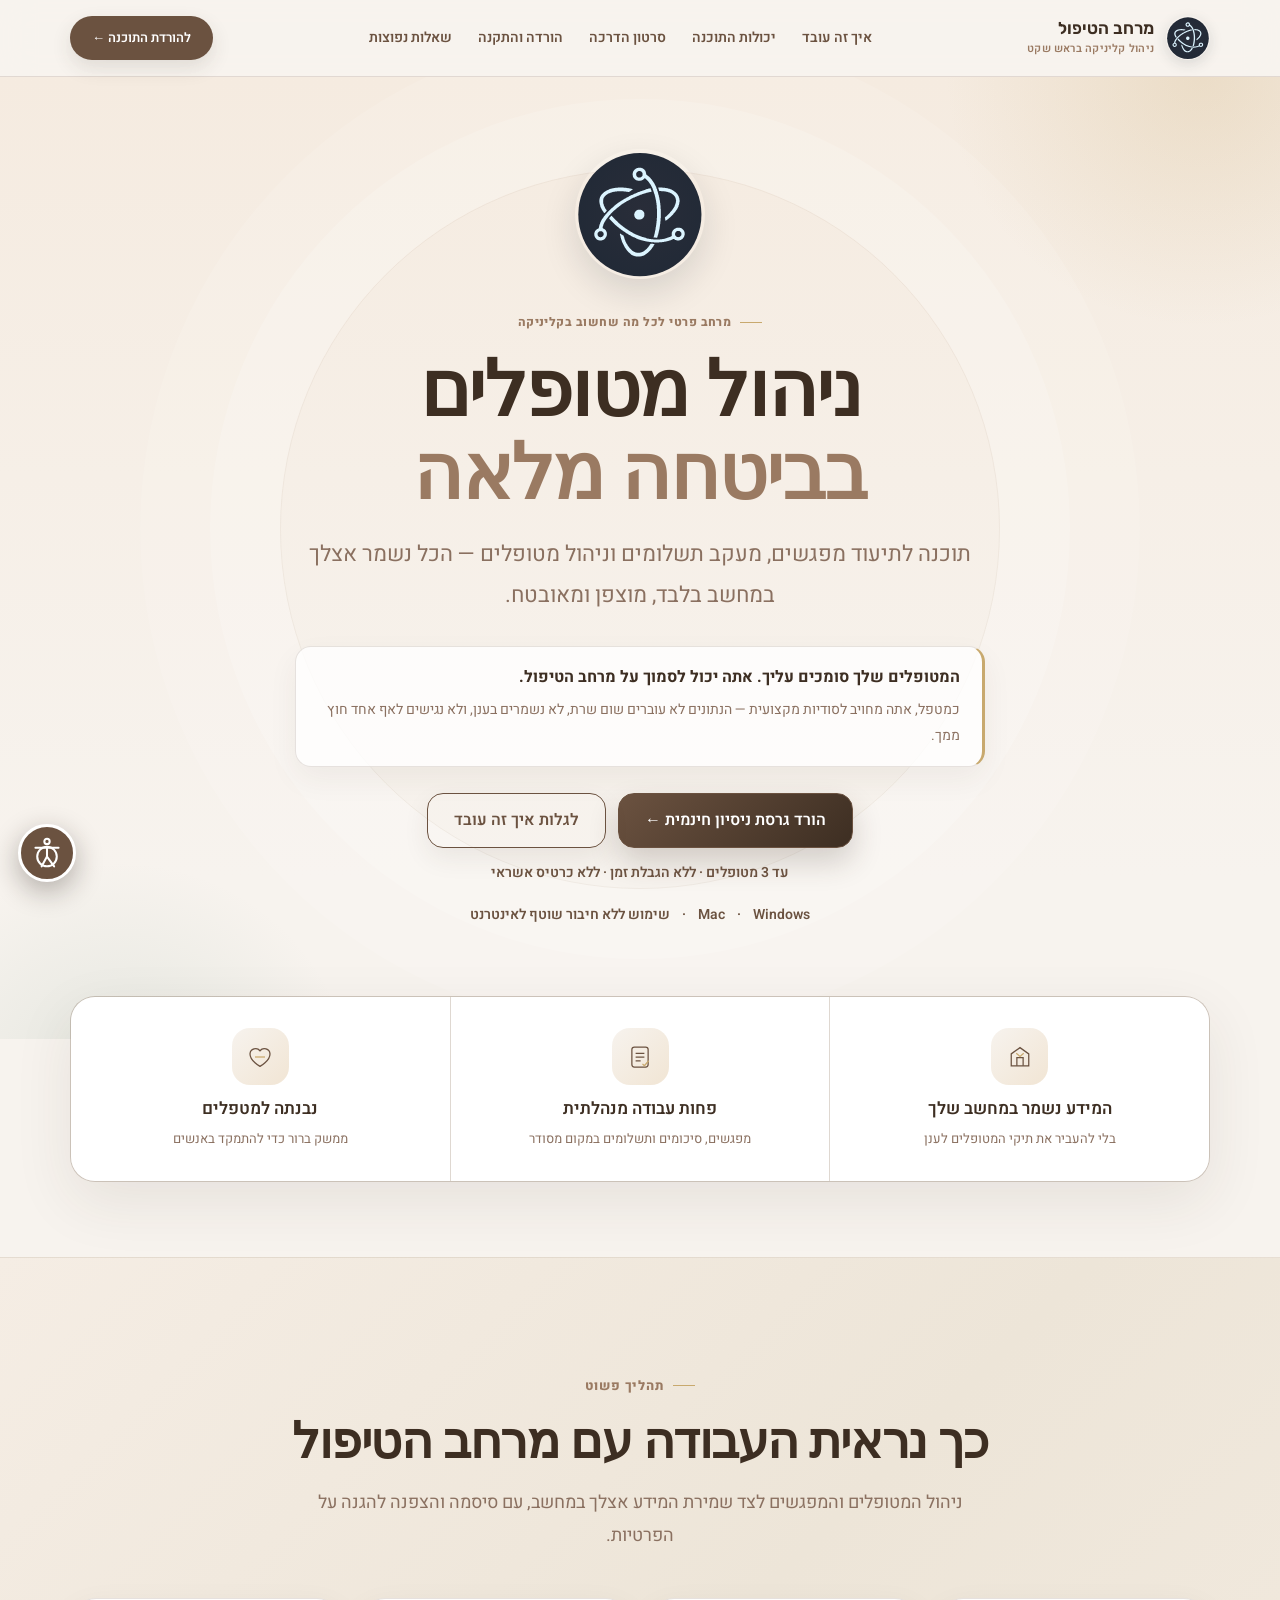
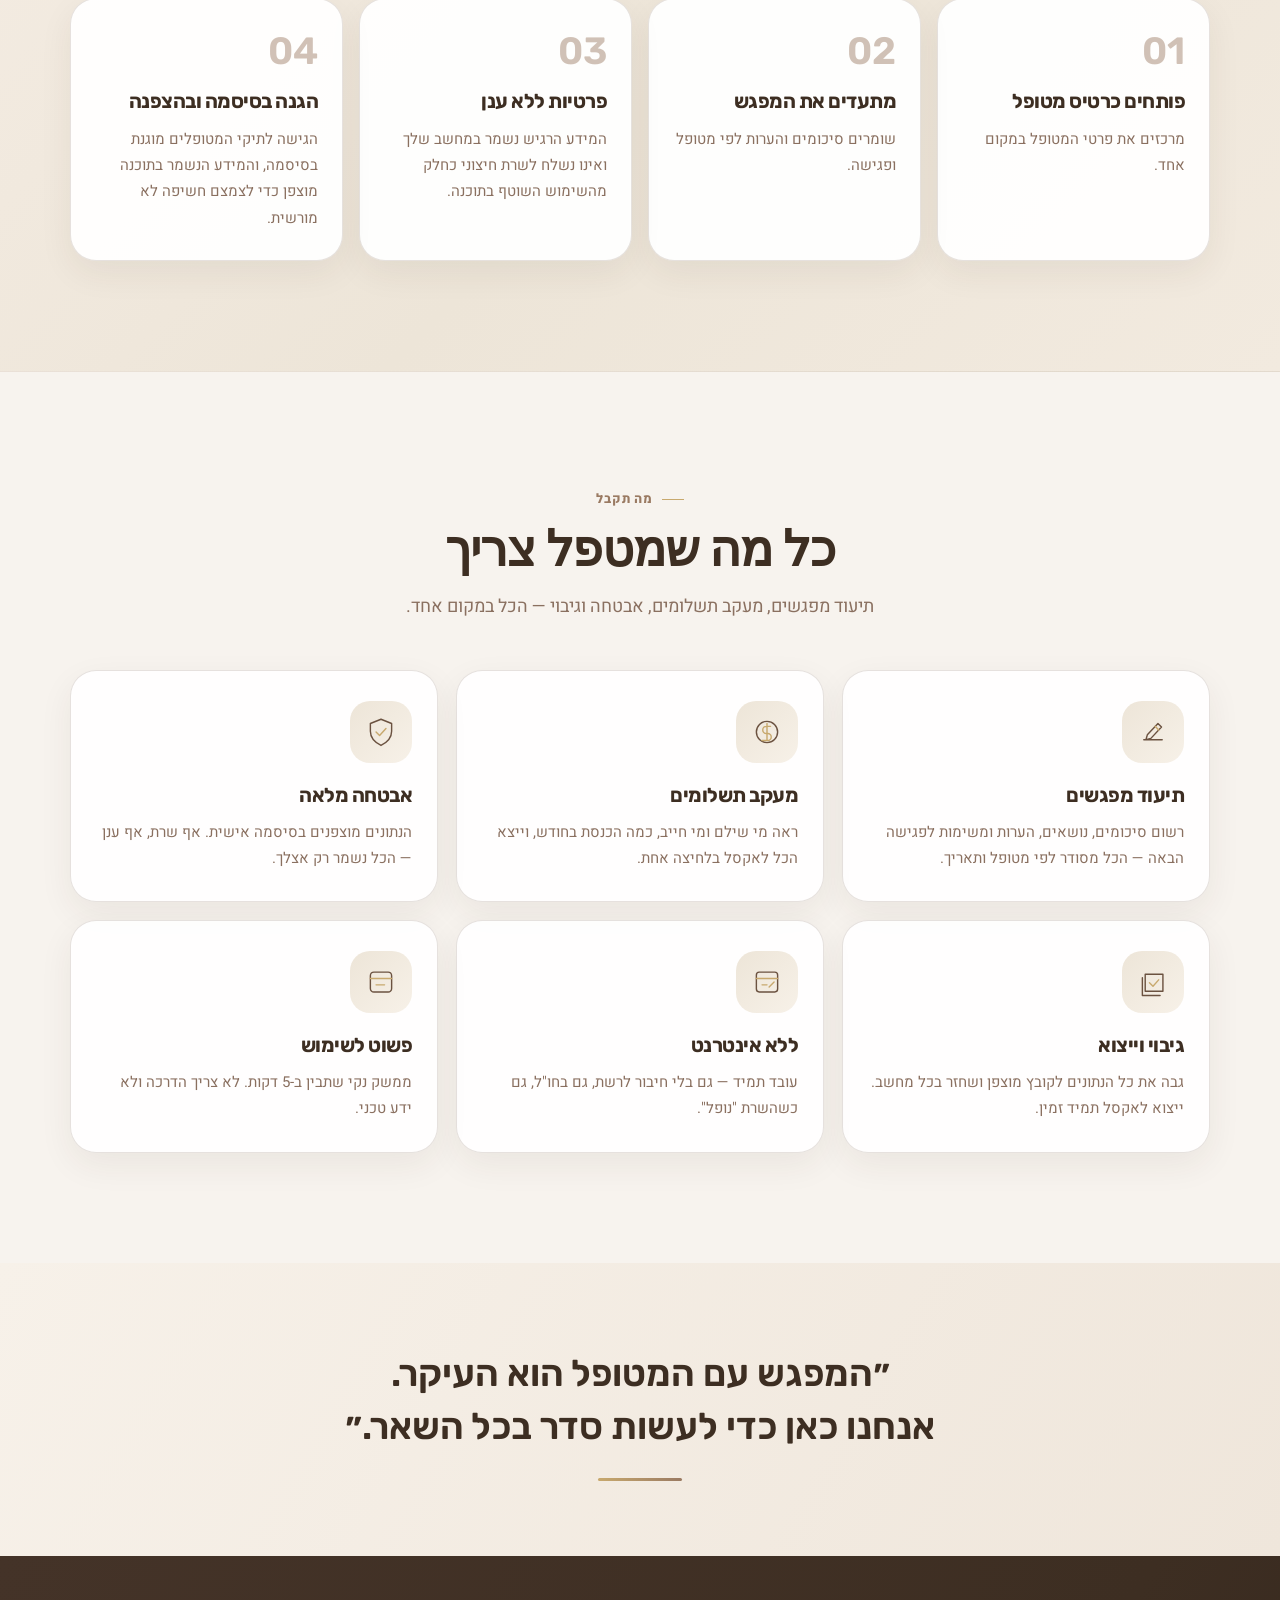
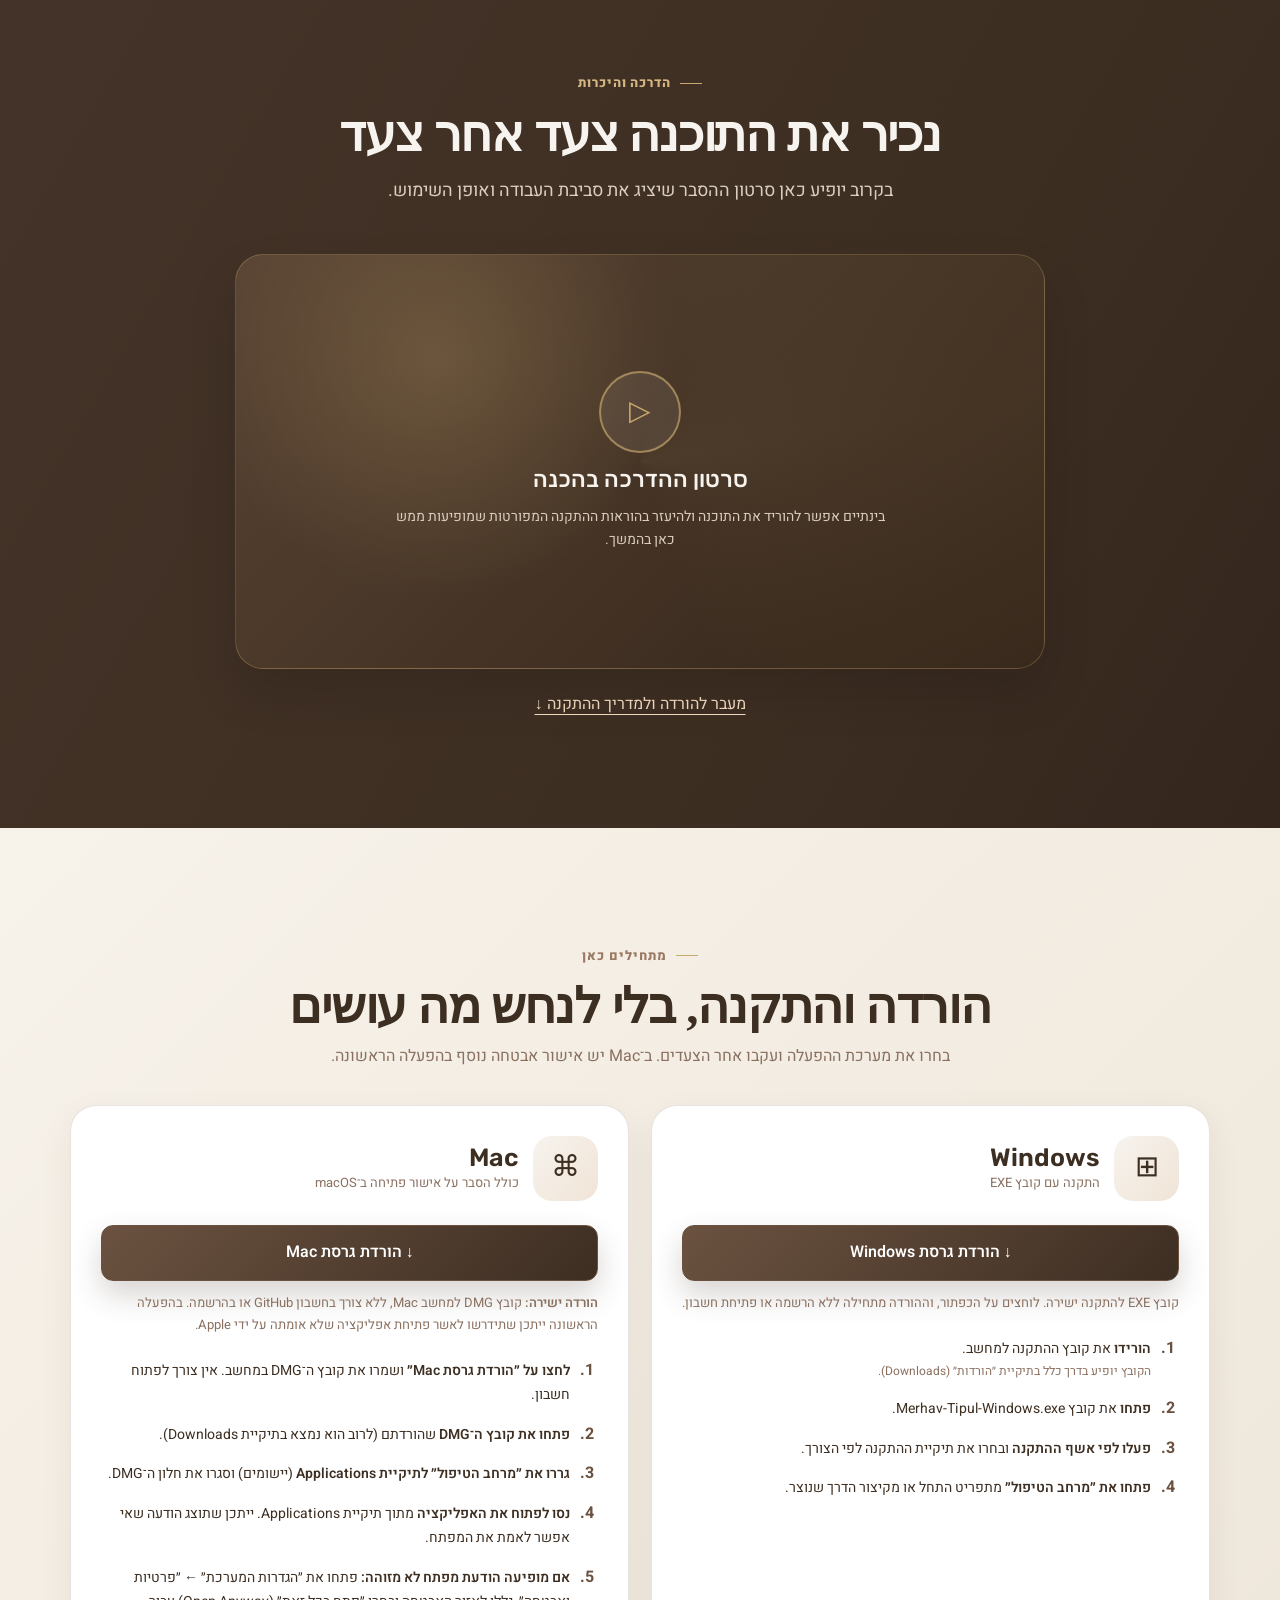
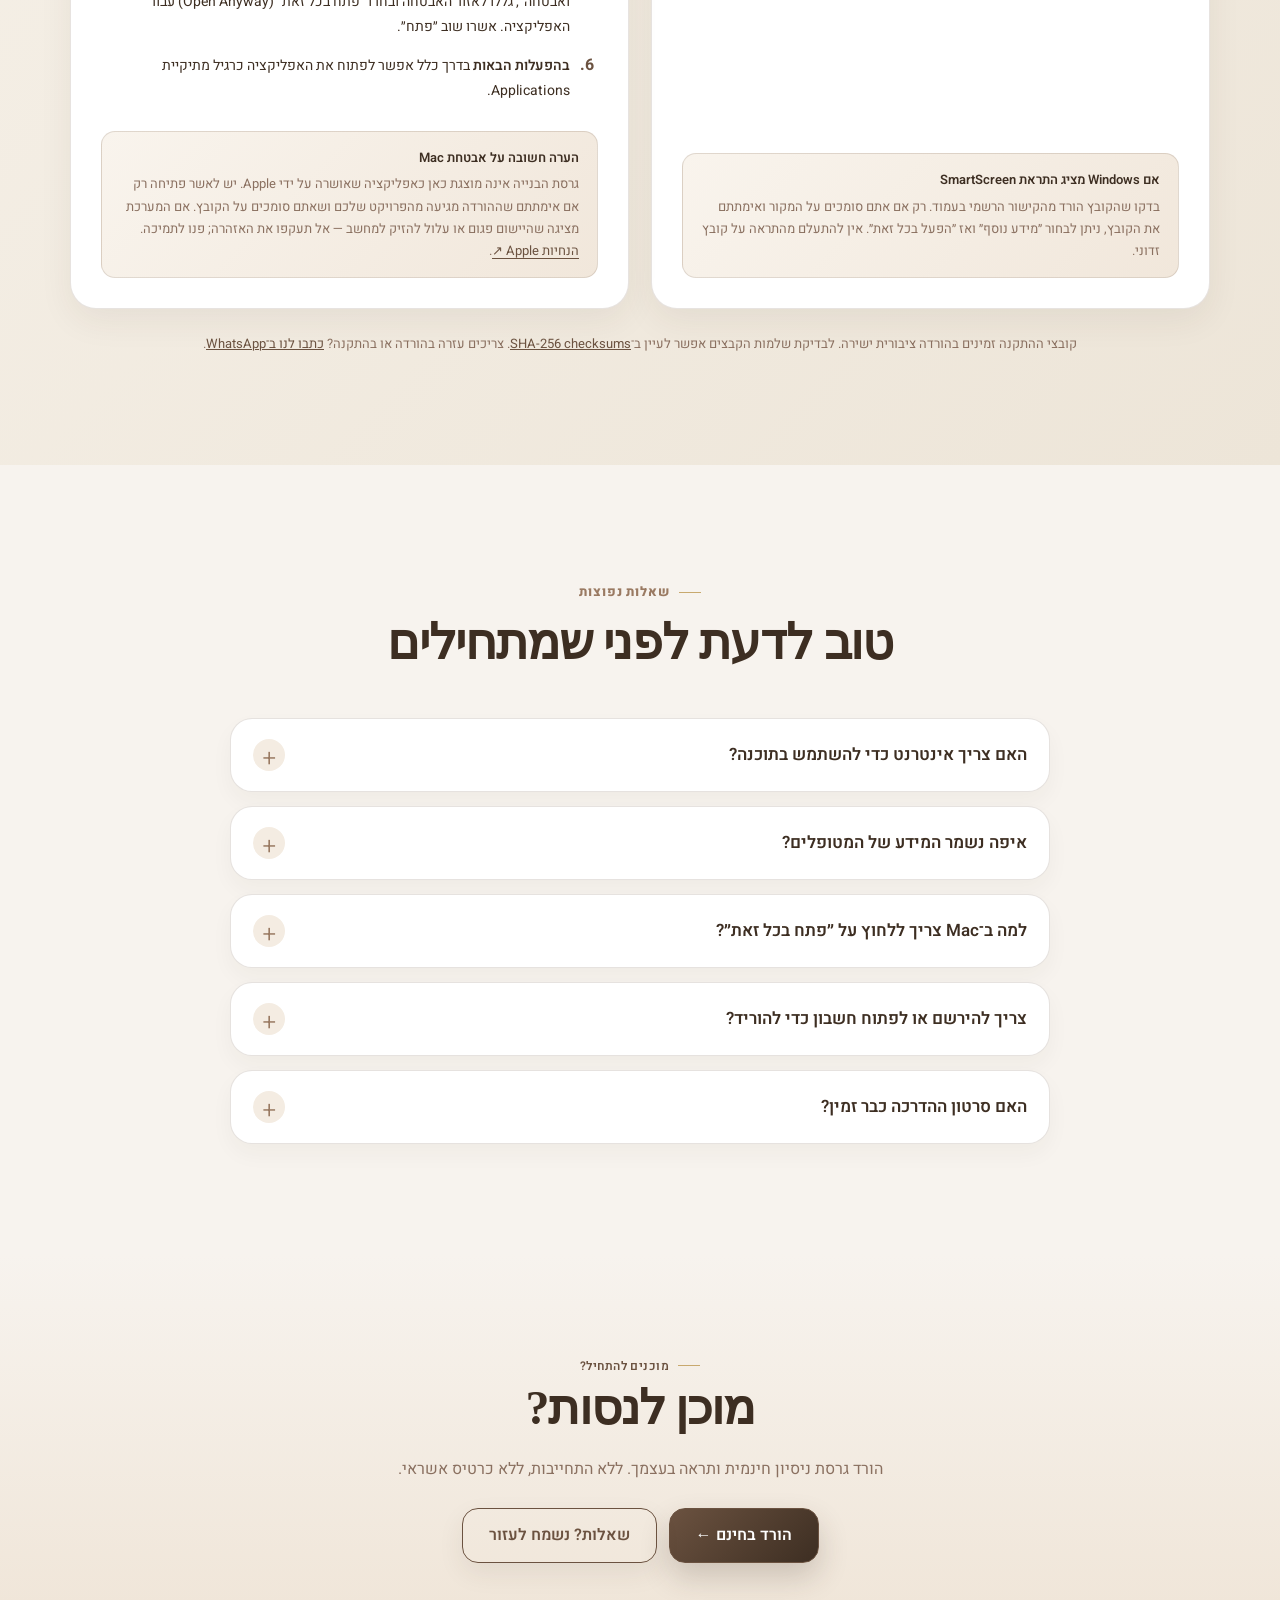
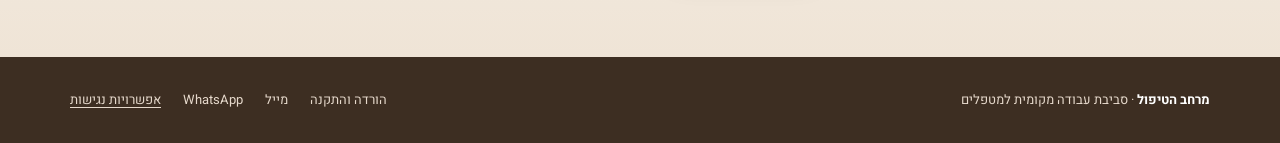
<file: index.html>
<!DOCTYPE html>
<html lang="he" dir="rtl">
<head>
<meta charset="UTF-8">
<meta name="viewport" content="width=device-width, initial-scale=1">
<meta name="theme-color" content="#f7f3ee">
<link rel="icon" href="./assets/merhav-logo.svg" type="image/svg+xml">
<meta name="description" content="מרחב הטיפול — תוכנה לניהול מטופלים, תיעוד פגישות ומעקב תשלומים, שפועלת מקומית במחשב ללא צורך בחיבור לאינטרנט. הורדה והוראות התקנה ל-Windows ול-Mac.">
<meta property="og:type" content="website">
<meta property="og:locale" content="he_IL">
<meta property="og:title" content="מרחב הטיפול | מקום אחד לניהול הקליניקה">
<meta property="og:description" content="ניהול מטופלים ותיעוד פגישות — המידע נשמר אצלך במחשב. גלה איך מתחילים והורד ל-Windows או ל-Mac.">
<title>מרחב הטיפול | ניהול מטופלים ותיעוד פגישות</title>
<link rel="preconnect" href="https://fonts.googleapis.com">
<link rel="preconnect" href="https://fonts.gstatic.com" crossorigin>
<link href="https://fonts.googleapis.com/css2?family=Rubik:wght@400;500;600;700;800&family=Heebo:wght@300;400;500;600;700&display=swap" rel="stylesheet">
<style>
:root{--cream:#f7f3ee;--warm:#ede5d8;--brown:#6b5240;--brown-light:#9a7a62;--brown-dark:#3d2e22;--text:#2c1f14;--text-muted:#8a7060;--gold:#c8a96e;--green:#7a9e8a;--white:#fff;--line:rgba(107,82,64,.17);--shadow:0 22px 64px rgba(61,46,34,.09)}
*,*::before,*::after{box-sizing:border-box}
html{scroll-behavior:smooth;scroll-padding-top:86px}
body{margin:0;background:var(--cream);font-family:'Heebo',Arial,sans-serif;color:var(--text);line-height:1.7}
a{color:inherit}button{font:inherit}svg{display:block}
a:focus-visible,summary:focus-visible{outline:3px solid var(--gold);outline-offset:4px}
.container{width:min(1140px,calc(100% - 40px));margin-inline:auto}
.skip{position:absolute;top:-100px;right:12px;padding:10px 16px;background:var(--brown-dark);color:#fff;z-index:999}
.skip:focus{top:12px}
.top{position:sticky;top:0;z-index:100;background:rgba(247,243,238,.96);border-bottom:1px solid var(--line);backdrop-filter:blur(15px)}
.top__in{min-height:76px;display:flex;align-items:center;gap:28px}
.brand{display:flex;align-items:center;gap:12px;text-decoration:none;flex-shrink:0}
.brand__mark{width:44px;height:44px;display:grid;place-items:center;border:1px solid rgba(107,82,64,.2);border-radius:15px;color:var(--brown-dark);background:var(--warm);font-family:'Noto Serif Hebrew',serif;font-size:23px}
.brand b{display:block;color:var(--brown-dark);font:600 17px 'Noto Serif Hebrew',serif;line-height:1.35}
.brand small{display:block;color:var(--text-muted);font-size:11px;letter-spacing:.02em}
.navlinks{display:flex;align-items:center;gap:26px;margin-inline:auto}
.navlinks a{text-decoration:none;font-size:14px;color:var(--brown);white-space:nowrap}
.navlinks a:hover{color:var(--brown-dark)}
.nav-cta{white-space:nowrap;text-decoration:none;border-radius:999px;background:var(--brown);color:#fff;padding:10px 21px;font-size:13px;font-weight:600}
.nav-cta:hover,.btn--primary:hover{background:var(--brown-dark)}
.mobile-menu{display:none}
.mobile-menu summary{cursor:pointer;list-style:none;border:1px solid var(--line);padding:8px 13px;border-radius:10px}
.mobile-menu summary::-webkit-details-marker{display:none}
.mobile-menu__links{position:absolute;left:20px;right:20px;top:69px;background:#fff;padding:15px;border:1px solid var(--line);box-shadow:var(--shadow);border-radius:14px}
.mobile-menu__links a{display:block;padding:9px;text-decoration:none}
.eyebrow{display:inline-flex;align-items:center;gap:9px;color:var(--brown);font-size:12px;letter-spacing:.04em;font-weight:600}
.eyebrow::before{content:"";width:22px;height:1px;background:var(--gold)}
.hero{position:relative;overflow:hidden;padding:94px 0 91px;text-align:center}
.hero::before,.hero::after{position:absolute;content:"";border:1px solid rgba(200,169,110,.26);width:540px;height:540px;border-radius:50%;pointer-events:none}
.hero::before{top:-260px;right:-240px}.hero::after{bottom:-350px;left:-230px}
.hero__inner{position:relative;z-index:1;max-width:800px;margin:auto}
.hero h1,.section-title,.story h2,.bottom-cta h2{font-family:'Noto Serif Hebrew',serif;color:var(--brown-dark);font-weight:600;line-height:1.35}
.hero h1{font-size:clamp(36px,5vw,66px);letter-spacing:-1.4px;margin:18px 0 24px}
.hero h1 em{font-style:normal;color:var(--brown-light)}
.hero__sub{font-size:clamp(16px,1.8vw,19px);color:var(--text-muted);max-width:665px;margin:0 auto 28px;line-height:1.9}
.actions{display:flex;justify-content:center;align-items:center;gap:12px;flex-wrap:wrap}
.btn{display:inline-flex;align-items:center;justify-content:center;gap:10px;min-height:49px;padding:12px 24px;border-radius:999px;font-size:14px;font-weight:600;text-decoration:none;border:1px solid var(--brown);transition:transform .2s,background .2s,box-shadow .2s}
.btn:hover{transform:translateY(-2px)}
.btn--primary{background:var(--brown);color:#fff}
.btn--outline{background:transparent;color:var(--brown)}
.btn--outline:hover{background:var(--warm)}
.btn--soft{border-color:rgba(107,82,64,.18);background:var(--warm);color:var(--brown-dark)}
.hero__meta{font-size:13px;color:var(--text-muted);margin-top:18px}
.hero__meta span{display:inline-block;margin:0 7px}
.trust-strip{position:relative;display:grid;grid-template-columns:repeat(3,1fr);gap:1px;background:var(--line);border:1px solid var(--line);border-radius:20px;overflow:hidden;box-shadow:var(--shadow)}
.trust-item{background:#fff;padding:28px 27px;text-align:center}
.trust-item__icon{width:45px;height:45px;display:grid;place-items:center;margin:0 auto 10px;background:var(--cream);border-radius:50%;font-size:23px;color:var(--brown)}
.trust-item b{display:block;color:var(--brown-dark);font-size:16px;font-weight:600}
.trust-item p{margin:4px 0 0;font-size:13px;color:var(--text-muted)}
.section{padding:100px 0}
.section-head{text-align:center;max-width:650px;margin:0 auto 44px}
.section-title{font-size:clamp(28px,3vw,39px);margin:12px 0 12px}
.section-head p{color:var(--text-muted);margin:0;font-size:16px}
.story{background:var(--warm);margin-top:82px}
.steps{display:grid;grid-template-columns:repeat(4,1fr);gap:16px}
.step{position:relative;padding:28px 22px;background:#fff;border:1px solid var(--line);border-radius:18px;min-height:207px}
.step__no{font:600 29px 'Noto Serif Hebrew',serif;color:var(--gold)}
.step h3{font-size:17px;color:var(--brown-dark);margin:10px 0 8px}
.step p{font-size:14px;color:var(--text-muted);margin:0}
.feature-grid{display:grid;grid-template-columns:repeat(3,1fr);gap:18px}
.feature{background:rgba(255,255,255,.78);border:1px solid var(--line);border-radius:18px;padding:30px;min-height:170px}
.feature__mark{display:inline-grid;place-items:center;width:40px;height:40px;border-radius:12px;background:var(--warm);color:var(--brown);font-size:21px;margin-bottom:12px}
.feature h3{font-size:17px;font-weight:600;color:var(--brown-dark);margin:0 0 7px}
.feature p{font-size:14px;color:var(--text-muted);margin:0}
.video{background:var(--brown-dark);color:var(--cream)}
.video .eyebrow,.video .section-title{color:var(--cream)}
.video .section-head p{color:#dbcdbf}
.video__stage{margin:0 auto;max-width:810px;aspect-ratio:16/8.2;border-radius:22px;background:radial-gradient(circle at 25% 25%,rgba(200,169,110,.24),transparent 35%),linear-gradient(135deg,#584333,#332519);border:1px solid rgba(200,169,110,.31);display:flex;align-items:center;justify-content:center;flex-direction:column;gap:12px;box-shadow:0 24px 50px rgba(0,0,0,.12);text-align:center;padding:26px}
.video__play{width:82px;height:82px;border-radius:50%;border:2px solid rgba(200,169,110,.65);background:rgba(255,255,255,.07);display:grid;place-items:center;color:var(--gold);font-size:28px}
.video__stage b{font:500 23px 'Noto Serif Hebrew',serif}
.video__stage p{font-size:14px;color:#dbcdbf;margin:0;max-width:500px}
.video__footer{display:flex;justify-content:center;margin-top:22px}
.video__footer a{color:#f4dbc0;text-underline-offset:5px}
.install{background:var(--warm)}
.install__intro{max-width:790px;margin:0 auto 34px;text-align:center}
.install__intro .section-title{margin-bottom:8px}
.install__intro p{color:var(--text-muted);margin:0}
.install-grid{display:grid;grid-template-columns:repeat(2,minmax(0,1fr));gap:22px;align-items:stretch}
.install-card{background:#fff;border:1px solid var(--line);border-radius:22px;padding:30px;box-shadow:0 12px 28px rgba(61,46,34,.045);display:flex;flex-direction:column}
.install-card__top{display:flex;align-items:center;gap:14px;margin-bottom:15px}
.platform-icon{width:59px;height:59px;background:var(--cream);border-radius:17px;display:grid;place-items:center;font-size:29px;color:var(--brown-dark)}
.platform-name{font:600 23px 'Noto Serif Hebrew',serif;color:var(--brown-dark)}
.platform-sub{font-size:13px;color:var(--text-muted)}
.install-card .btn{width:100%;border-radius:12px}
.install-note{margin:11px 0 20px;font-size:13px;color:var(--text-muted);line-height:1.7}
.install-card ol{padding:0 22px 0 0;margin:0 0 16px;flex:1}
.install-card li{padding-right:6px;margin:0 0 12px;color:var(--brown-dark);font-size:14px}
.install-card li::marker{color:var(--brown-light);font-weight:700}
.install-card li small{display:block;color:var(--text-muted);font-size:12px}
.install-card strong{font-weight:600}
.install-card a:not(.btn){color:var(--brown);text-underline-offset:3px}
.notice{border-radius:14px;background:var(--cream);border:1px solid var(--line);padding:15px 18px;font-size:13px;color:var(--brown-dark);margin-top:auto}
.notice strong{display:block;margin-bottom:4px}
.notice p{margin:0;color:var(--text-muted)}
.note-global{max-width:1000px;margin:24px auto 0;text-align:center;color:var(--text-muted);font-size:13px}
.note-global a{color:var(--brown)}
.faq{background:var(--cream)}
.faq-list{max-width:820px;margin:0 auto;display:grid;gap:12px}
.faq details{border:1px solid var(--line);border-radius:14px;background:#fff;padding:0 22px}
.faq summary{cursor:pointer;list-style:none;padding:19px 0;font-size:15px;font-weight:600;color:var(--brown-dark);display:flex;justify-content:space-between;align-items:center;gap:20px}
.faq summary::-webkit-details-marker{display:none}
.faq summary::after{content:"+";font-size:24px;font-weight:300;color:var(--brown-light)}
.faq details[open] summary::after{content:"−"}
.faq details p{color:var(--text-muted);font-size:14px;margin:0 0 20px;line-height:1.85}
.bottom-cta{text-align:center;background:linear-gradient(130deg,#fff, var(--cream));padding:85px 0}
.bottom-cta h2{font-size:clamp(27px,3vw,40px);margin:0 0 15px}
.bottom-cta p{color:var(--text-muted);margin:0 auto 25px}
footer{background:var(--brown-dark);padding:32px 0;color:#e6d9cc;font-size:13px}
.footer-in{display:flex;justify-content:space-between;align-items:center;gap:16px;flex-wrap:wrap}
.footer-links{display:flex;gap:22px;flex-wrap:wrap}
.footer-links a{text-decoration:none;color:#e6d9cc}
.footer-links a:hover{text-decoration:underline}
@media(max-width:950px){.navlinks{gap:16px}.steps{grid-template-columns:repeat(2,1fr)}.feature-grid{grid-template-columns:repeat(2,1fr)}}
@media(max-width:730px){.top__in{min-height:67px}.navlinks{display:none}.top__in>.nav-cta{margin-right:auto}.mobile-menu{display:block}.hero{padding:65px 0 65px}.hero h1{letter-spacing:0}.trust-strip{grid-template-columns:1fr}.trust-item{padding:21px}.section{padding:68px 0}.story{margin-top:54px}.steps,.feature-grid,.install-grid{grid-template-columns:1fr}.step{min-height:auto}.video__stage{aspect-ratio:4/3}.install-card{padding:23px}}
@media(max-width:420px){.container{width:min(100% - 28px,1140px)}.top__in>.nav-cta{padding:9px 13px;font-size:12px}.brand b{font-size:14px}.brand small{font-size:9px}.brand__mark{width:39px;height:39px}.hero__meta span{margin:0 3px}.actions .btn{width:100%}.video__stage{aspect-ratio:auto;min-height:280px}}
@media(prefers-reduced-motion:reduce){html{scroll-behavior:auto}.btn{transition:none}}

/* Visual language adapted from Lilach's current site: soft gradient fields, layered light,
   staggered scroll reveals, comfortable typography, accent icons and animated controls. */
:root{--ease:cubic-bezier(.2,.7,.2,1);--shade:rgba(61,46,34,.09);--shade-strong:0 24px 70px rgba(61,46,34,.13)}
h1,h2,h3,.brand b,.platform-name,.video__stage b,.step__no{font-family:'Rubik','Heebo',Arial,sans-serif}
h1,h2,h3{letter-spacing:-.025em}
.section-title{font-size:clamp(31px,4.6vw,49px);line-height:1.16;font-weight:700}
.btn{border-radius:16px;font-size:16px;min-height:54px;padding:13px 26px;box-shadow:0 10px 26px rgba(61,46,34,.08);transition:transform .25s var(--ease),box-shadow .25s var(--ease),background .25s var(--ease)}
.btn--primary{background:linear-gradient(135deg,var(--brown),var(--brown-dark));box-shadow:0 14px 30px rgba(61,46,34,.2)}
.btn--primary:hover{box-shadow:0 18px 38px rgba(61,46,34,.29)}
.btn--outline:hover{box-shadow:0 14px 28px rgba(61,46,34,.1)}
.top{background:rgba(247,243,238,.88);backdrop-filter:blur(16px);-webkit-backdrop-filter:blur(16px);transition:box-shadow .25s var(--ease)}
.top.is-scrolled{box-shadow:0 10px 30px rgba(61,46,34,.055)}
.brand__mark{border-radius:50%;background:linear-gradient(135deg,#fff,var(--warm));box-shadow:0 7px 24px rgba(107,82,64,.13);transition:transform .4s var(--ease)}
.brand:hover .brand__mark{transform:rotate(-6deg) scale(1.05)}
.brand b{font-size:17px}
.brand small{color:var(--brown-light);font-weight:600}
.navlinks a{position:relative;font-weight:600;transition:color .2s ease}
.navlinks a::after{content:"";position:absolute;inset-inline:0;bottom:-5px;height:2px;border-radius:2px;background:var(--gold);transform:scaleX(0);transform-origin:center;transition:transform .3s var(--ease)}
.navlinks a:hover::after,.navlinks a:focus-visible::after{transform:scaleX(1)}
.nav-cta{padding:11px 22px;transition:transform .25s var(--ease),box-shadow .25s var(--ease);box-shadow:0 8px 20px rgba(61,46,34,.12)}
.nav-cta:hover{transform:translateY(-2px);box-shadow:0 13px 28px rgba(61,46,34,.18)}
.mobile-menu{position:relative}
.mobile-menu summary{display:flex;flex-direction:column;align-items:center;justify-content:center;gap:5px;width:44px;height:44px;padding:0;background:#fff;border-radius:14px}
.menu__bar{display:block;width:20px;height:2px;border-radius:2px;background:var(--brown-dark);transition:transform .3s var(--ease),opacity .2s ease}
.mobile-menu[open] .menu__bar:nth-child(1){transform:translateY(7px) rotate(45deg)}
.mobile-menu[open] .menu__bar:nth-child(2){opacity:0}
.mobile-menu[open] .menu__bar:nth-child(3){transform:translateY(-7px) rotate(-45deg)}
.mobile-menu__links{top:58px;z-index:90;animation:menuReveal .25s var(--ease) both}
.mobile-menu__links a{border-radius:11px;transition:background .2s}
.mobile-menu__links a:hover{background:var(--cream)}
@keyframes menuReveal{from{opacity:0;transform:translateY(-8px)}to{opacity:1;transform:translateY(0)}}
.hero{contain:paint;background:linear-gradient(180deg,#f5ebe0 0%,var(--cream) 83%);padding:clamp(60px,8vh,102px) 20px clamp(77px,11vh,112px)}
.hero::before,.hero::after{display:none}
.hero__bg i{position:absolute;display:block;pointer-events:none;border-radius:50%}
.hero__bg i:nth-child(1){width:530px;height:530px;top:-270px;right:-185px;background:radial-gradient(circle,rgba(200,169,110,.22),rgba(200,169,110,0) 68%);animation:softFloat 14s ease-in-out infinite}
.hero__bg i:nth-child(2){width:480px;height:480px;bottom:-300px;left:-120px;background:radial-gradient(circle,rgba(122,158,138,.16),transparent 70%);animation:softFloat 18s ease-in-out -6s infinite}
.hero__bg i:nth-child(3){width:min(720px,140vw);height:min(720px,140vw);top:47%;left:50%;transform:translate(-50%,-50%);border:1px solid rgba(154,122,98,.08);box-shadow:0 0 0 70px rgba(255,255,255,.15),0 0 0 140px rgba(255,255,255,.09)}
@keyframes softFloat{0%,100%{translate:0 0}50%{translate:0 23px}}
.hero__inner{position:relative;max-width:820px}
.hero__emblem{position:relative;display:grid;place-items:center;width:clamp(104px,22vw,130px);height:clamp(104px,22vw,130px);margin:0 auto 26px;border-radius:50%;background:linear-gradient(145deg,rgba(255,255,255,.94),rgba(237,229,216,.94));box-shadow:0 16px 43px rgba(61,46,34,.13);border:1px solid rgba(154,122,98,.21)}
.hero__emblem::before{content:"";position:absolute;inset:9px;border:1px solid rgba(200,169,110,.55);border-radius:50%}
.hero__emblem svg{width:55px;height:55px;color:var(--brown)}
.hero .eyebrow{font-weight:800;color:var(--brown-light)}
.hero h1{font-size:clamp(40px,8.1vw,76px);line-height:1.09;font-weight:800;margin:16px 0 18px}
.hero h1 em{color:var(--brown-light)}
.hero__sub{font-size:clamp(18px,2.3vw,22px);line-height:1.85;max-width:700px;margin:20px auto 30px}
.hero__meta{font-size:14px;font-weight:600;color:var(--brown)}
.hero__meta span{margin:0 9px}
.trust-strip{border-radius:25px;box-shadow:0 20px 60px rgba(61,46,34,.085);margin-top:-43px;z-index:2;position:relative}
.trust-item{padding:31px 20px}
.trust-item__icon{width:57px;height:57px;background:linear-gradient(135deg,#f7f3ee,#f1e5d4);border-radius:18px;color:var(--brown)}
.trust-item__icon svg{width:30px;height:30px;stroke:var(--brown);stroke-width:2;fill:none}
.trust-item b{font-size:17px}
.section{padding:clamp(66px,9vw,110px) 0}
.story{background:linear-gradient(135deg,#f5ede4,var(--warm) 55%,#f2eadf);border-block:1px solid rgba(107,82,64,.08);margin-top:75px}
.section-head{max-width:700px;margin-bottom:46px}
.section-head .eyebrow,.install__intro>.eyebrow{font-size:13px;font-weight:800;color:var(--brown-light);letter-spacing:.075em}
.section-head .eyebrow::before,.install__intro>.eyebrow::before{background:var(--gold)}
.section-head p{font-size:18px;line-height:1.8}
.step,.feature,.install-card{border-radius:26px;box-shadow:0 12px 34px rgba(61,46,34,.065);transition:transform .35s var(--ease),box-shadow .35s var(--ease),border-color .35s var(--ease)}
.step:hover,.feature:hover,.install-card:hover{transform:translateY(-4px);box-shadow:var(--shade-strong);border-color:rgba(107,82,64,.3)}
.step{padding:29px 24px;background:rgba(255,255,255,.94)}
.step__no{font-size:38px;color:rgba(154,122,98,.46)}
.step h3,.feature h3{font-size:20px;font-weight:700}
.step p,.feature p{font-size:15px;line-height:1.75}
.feature{padding:30px 25px;background:rgba(255,255,255,.91)}
.feature__mark{width:62px;height:62px;background:linear-gradient(135deg,#ede5d8,#f7f1e8);border-radius:20px;margin-bottom:15px}
.feature__mark svg{width:34px;height:34px;stroke:var(--brown);fill:none;stroke-width:2;stroke-linecap:round;stroke-linejoin:round}
.feature__mark svg .accent{stroke:var(--gold)}
.quotation{padding:84px 22px 75px;background:linear-gradient(120deg,#f7f1e9,#efe6db);text-align:center;overflow:hidden}
.quotation p{font-family:'Rubik',sans-serif;font-size:clamp(23px,4vw,37px);line-height:1.45;font-weight:600;color:var(--brown-dark);max-width:850px;margin:auto}
.quotation i{display:block;width:84px;height:3px;margin:24px auto 0;border-radius:20px;background:linear-gradient(90deg,var(--gold),var(--brown-light))}
.video{background:linear-gradient(120deg,#443328,var(--brown-dark) 65%,#34261d)}
.video .eyebrow{color:#d6b783}
.video__stage{position:relative;overflow:hidden;border-radius:28px;transition:transform .4s var(--ease),box-shadow .4s var(--ease)}
.video__stage::before{content:"";position:absolute;inset:-100%;background:conic-gradient(transparent,rgba(200,169,110,.06),transparent 45%);animation:shine 18s linear infinite;pointer-events:none}
@keyframes shine{to{transform:rotate(360deg)}}
.video__stage:hover{transform:translateY(-3px);box-shadow:0 28px 70px rgba(0,0,0,.23)}
.video__stage>*{position:relative}
.video__play{transition:transform .4s var(--ease),background .4s var(--ease)}
.video__stage:hover .video__play{transform:scale(1.07);background:rgba(255,255,255,.1)}
.install{background:linear-gradient(135deg,#f7f2ea 0%,var(--warm) 100%)}
.install__intro .section-title{font-size:clamp(31px,4.6vw,49px)}
.install-card{border:1px solid rgba(107,82,64,.16)}
.install-card__top{margin-bottom:24px}
.platform-icon{width:65px;height:65px;border-radius:19px;background:linear-gradient(130deg,var(--cream),#f0e4d6)}
.platform-name{font-size:25px}
.install-card .btn{min-height:56px}
.install-card li{line-height:1.75}
.install-card li::marker{color:var(--brown);font-size:16px}
.notice{background:linear-gradient(135deg,#f9f4ed,#f1e7db)}
.faq-list{gap:14px}
.faq details{border-radius:22px;transition:box-shadow .3s var(--ease),border-color .3s var(--ease);box-shadow:0 10px 22px rgba(61,46,34,.04)}
.faq details:hover,.faq details[open]{border-color:rgba(107,82,64,.32);box-shadow:0 18px 44px rgba(61,46,34,.085)}
.faq summary{padding:20px 0;font-size:17px}
.faq summary::after{flex:0 0 32px;width:32px;height:32px;display:grid;place-items:center;border-radius:50%;background:#f4ece2;transition:transform .3s var(--ease),background .3s var(--ease),color .3s var(--ease)}
.faq details[open] summary::after{transform:rotate(180deg);background:var(--brown);color:#fff}
.bottom-cta{background:linear-gradient(180deg,var(--cream),#efe4d6);padding:94px 0}
.bottom-cta h2{font-size:clamp(30px,4.6vw,48px);font-weight:700}
.footer-in strong{color:#fff}
.js [data-reveal]{opacity:0;transform:translateY(34px);transition:opacity 1s var(--ease) var(--d,0s),transform 1s var(--ease) var(--d,0s)}
.js [data-reveal="img"]{transform:translateY(14px) scale(.965)}
.js [data-reveal="fade"]{transform:none}
.js [data-reveal].is-in{opacity:1;transform:none}

/* Once reveal finishes, card hover must still lift: the reveal transform
   otherwise overrides the original :hover rule through CSS specificity. */
.js .step.is-in:hover,.js .feature.is-in:hover,.js .install-card.is-in:hover,
.js .video__stage.is-in:hover{transform:translateY(-4px)}
@media(prefers-reduced-motion:reduce){
  .js .step.is-in:hover,.js .feature.is-in:hover,.js .install-card.is-in:hover,
  .js .video__stage.is-in:hover{transform:none}
}

@media(max-width:730px){
  .top__in>.nav-cta{margin-right:auto}
  .hero{padding:62px 20px 86px}
  .hero h1{font-size:clamp(38px,9vw,52px)}
  .hero__emblem{margin-bottom:23px}
  .trust-strip{margin-top:-32px}
  .story{margin-top:55px}
  .section-head p{font-size:16px}
  .feature,.step{padding:26px 22px}
  .section{padding:70px 0}
  .quotation{padding:68px 20px}
  .video__stage{border-radius:20px}
}
@media(prefers-reduced-motion:reduce){
  html{scroll-behavior:auto}
  .js [data-reveal],.js [data-reveal="img"]{opacity:1;transform:none;transition:none}
  .hero__bg i,.video__stage::before{animation:none}
  .btn,.feature,.step,.install-card,.nav-cta,.brand__mark{transition:none}
}

/* Original marketing copy with the visual rhythm of Lilach's landing page */
.hero__trust-box{max-width:690px;margin:0 auto 26px;padding:17px 22px;background:rgba(255,255,255,.79);border:1px solid rgba(107,82,64,.16);border-right:3px solid var(--gold);box-shadow:0 12px 30px rgba(61,46,34,.06);border-radius:16px;text-align:right}
.hero__trust-box strong{display:block;font-size:16px;color:var(--brown-dark);font-weight:700;margin-bottom:6px}
.hero__trust-box p{font-size:14px;color:var(--text-muted);line-height:1.85;margin:0}
.hero__trial{font-size:14px;color:var(--brown);margin:13px auto 5px;font-weight:600}
@media(max-width:730px){.hero__trust-box{padding:16px 18px}.hero__trust-box strong{font-size:15px}.hero__trust-box p{font-size:13px}.hero__trial{font-size:13px}}

</style>
<link rel="stylesheet" href="./branding-logo.css?v=20261012-2">
<link rel="stylesheet" href="./accessibility.css?v=20261012-1">
<script>document.documentElement.classList.add('js')</script>
</head>
<body>
<a class="skip" href="#main">דלגו לתוכן</a>
<header class="top">
  <div class="container top__in">
    <a class="brand" href="#top" aria-label="מרחב הטיפול — לראש הדף">
      <span class="brand__mark" aria-hidden="true">מ</span>
      <span><b>מרחב הטיפול</b><small>ניהול קליניקה בראש שקט</small></span>
    </a>
    <nav class="navlinks" aria-label="ניווט ראשי">
      <a href="#how">איך זה עובד</a>
      <a href="#features">יכולות התוכנה</a>
      <a href="#video">סרטון הדרכה</a>
      <a href="#install">הורדה והתקנה</a>
      <a href="#faq">שאלות נפוצות</a>
    </nav>
    <a class="nav-cta" href="#install">להורדת התוכנה ←</a>
    <details class="mobile-menu">
      <summary aria-label="פתיחת תפריט ניווט"><span class="menu__bar"></span><span class="menu__bar"></span><span class="menu__bar"></span></summary>
      <div class="mobile-menu__links">
        <a href="#how">איך זה עובד</a><a href="#features">יכולות התוכנה</a>
        <a href="#video">סרטון הדרכה</a><a href="#install">הורדה והתקנה</a><a href="#faq">שאלות נפוצות</a>
      </div>
    </details>
  </div>
</header>
<main id="main">
  <div id="top"></div>
  <section class="hero" aria-labelledby="hero-title">
    <div class="hero__bg" aria-hidden="true"><i></i><i></i><i></i></div>
    <div class="container hero__inner">
      <div class="hero__emblem" data-reveal="fade" style="--d:.65s;transition-duration:1.2s" aria-hidden="true">
        <svg viewBox="0 0 60 60" fill="none" stroke="currentColor" stroke-width="2.2" stroke-linecap="round" stroke-linejoin="round"><path d="M15 12h23a7 7 0 0 1 7 7v29H19a7 7 0 0 1-7-7V19a7 7 0 0 1 7-7z"/><path d="M22 23h14M22 31h9"/><path d="m28 42 5 4 10-12" stroke="#c8a96e"/></svg>
      </div>
      <div class="eyebrow" data-reveal style="--d:.05s">מרחב פרטי לכל מה שחשוב בקליניקה</div>
      <h1 id="hero-title" data-reveal style="--d:.12s">ניהול מטופלים<br><em>בביטחה מלאה</em></h1>
      <p class="hero__sub" data-reveal style="--d:.22s">תוכנה לתיעוד מפגשים, מעקב תשלומים וניהול מטופלים — הכל נשמר אצלך במחשב בלבד, מוצפן ומאובטח.</p>
      <div class="hero__trust-box" data-reveal style="--d:.28s">
        <strong>המטופלים שלך סומכים עליך. אתה יכול לסמוך על מרחב הטיפול.</strong>
        <p>כמטפל, אתה מחויב לסודיות מקצועית — הנתונים לא עוברים שום שרת, לא נשמרים בענן, ולא נגישים לאף אחד חוץ ממך.</p>
      </div>
      <div class="actions" data-reveal style="--d:.35s">
        <a class="btn btn--primary" href="#install">הורד גרסת ניסיון חינמית ←</a>
        <a class="btn btn--outline" href="#how">לגלות איך זה עובד</a>
      </div>
      <p class="hero__trial" data-reveal style="--d:.44s">עד 3 מטופלים · ללא הגבלת זמן · ללא כרטיס אשראי</p>
      <p class="hero__meta" data-reveal style="--d:.5s"><span>Windows</span> · <span>Mac</span> · <span>שימוש ללא חיבור שוטף לאינטרנט</span></p>
    </div>
  </section>
  <div class="container">
    <div class="trust-strip" aria-label="יתרונות מרכזיים">
      <div class="trust-item" data-reveal style="--d:0s"><div class="trust-item__icon" aria-hidden="true"><svg viewBox="0 0 48 48"><path d="M10 19 24 9l14 10v19H10z"/><path d="M19 38V25h10v13"/><path d="m18 18 6 5 6-5" stroke="#c8a96e"/></svg></div><b>המידע נשמר במחשב שלך</b><p>בלי להעביר את תיקי המטופלים לענן</p></div>
      <div class="trust-item" data-reveal style="--d:.1s"><div class="trust-item__icon" aria-hidden="true"><svg viewBox="0 0 48 48"><rect x="11" y="8" width="26" height="32" rx="4"/><path d="M17 18h14M17 24h14M17 30h8"/><path d="m28 35 3 3 7-8" stroke="#c8a96e"/></svg></div><b>פחות עבודה מנהלתית</b><p>מפגשים, סיכומים ותשלומים במקום מסודר</p></div>
      <div class="trust-item" data-reveal style="--d:.2s"><div class="trust-item__icon" aria-hidden="true"><svg viewBox="0 0 48 48"><path d="M24 39S8 30 8 19a9 9 0 0 1 16-5 9 9 0 0 1 16 5c0 11-16 20-16 20z"/><path d="M16 24h16" stroke="#c8a96e"/></svg></div><b>נבנתה למטפלים</b><p>ממשק ברור כדי להתמקד באנשים</p></div>
    </div>
  </div>
  <section class="section story" id="how" aria-labelledby="how-title">
    <div class="container">
      <div class="section-head" data-reveal><span class="eyebrow">תהליך פשוט</span><h2 class="section-title" id="how-title">כך נראית העבודה עם מרחב הטיפול</h2><p>ניהול המטופלים והמפגשים לצד שמירת המידע אצלך במחשב, עם סיסמה והצפנה להגנה על הפרטיות.</p></div>
      <div class="steps">
        <article class="step" data-reveal style="--d:0s"><div class="step__no">01</div><h3>פותחים כרטיס מטופל</h3><p>מרכזים את פרטי המטופל במקום אחד.</p></article>
        <article class="step" data-reveal style="--d:0.09s"><div class="step__no">02</div><h3>מתעדים את המפגש</h3><p>שומרים סיכומים והערות לפי מטופל ופגישה.</p></article>
        <article class="step" data-reveal style="--d:0.18s"><div class="step__no">03</div><h3>פרטיות ללא ענן</h3><p>המידע הרגיש נשמר במחשב שלך ואינו נשלח לשרת חיצוני כחלק מהשימוש השוטף בתוכנה.</p></article>
        <article class="step" data-reveal style="--d:0.27s"><div class="step__no">04</div><h3>הגנה בסיסמה ובהצפנה</h3><p>הגישה לתיקי המטופלים מוגנת בסיסמה, והמידע הנשמר בתוכנה מוצפן כדי לצמצם חשיפה לא מורשית.</p></article>
      </div>
    </div>
  </section>
  <section class="section" id="features" aria-labelledby="features-title">
    <div class="container">
      <div class="section-head" data-reveal><span class="eyebrow">מה תקבל</span><h2 class="section-title" id="features-title">כל מה שמטפל צריך</h2><p>תיעוד מפגשים, מעקב תשלומים, אבטחה וגיבוי — הכל במקום אחד.</p></div>
      <div class="feature-grid">
        <article class="feature" data-reveal style="--d:0s"><div class="feature__mark" aria-hidden="true"><svg viewBox="0 0 48 48"><path d="M11 35h26M16 28l15-16 5 5-15 16-7 2z"/><path d="m27 16 5 5" class="accent"/></svg></div><h3>תיעוד מפגשים</h3><p>רשום סיכומים, נושאים, הערות ומשימות לפגישה הבאה — הכל מסודר לפי מטופל ותאריך.</p></article>
        <article class="feature" data-reveal style="--d:0.09s"><div class="feature__mark" aria-hidden="true"><svg viewBox="0 0 48 48"><circle cx="24" cy="24" r="15"/><path d="M29 16h-6a5 5 0 0 0 0 10h2a5 5 0 0 1 0 10h-8M24 12v24" class="accent"/></svg></div><h3>מעקב תשלומים</h3><p>ראה מי שילם ומי חייב, כמה הכנסת בחודש, וייצא הכל לאקסל בלחיצה אחת.</p></article>
        <article class="feature" data-reveal style="--d:0.18s"><div class="feature__mark" aria-hidden="true"><svg viewBox="0 0 48 48"><path d="M24 6 9 12v11c0 10 7 16 15 20 8-4 15-10 15-20V12z"/><path d="m17 24 5 5 9-10" class="accent"/></svg></div><h3>אבטחה מלאה</h3><p>הנתונים מוצפנים בסיסמה אישית. אף שרת, אף ענן — הכל נשמר רק אצלך.</p></article>
        <article class="feature" data-reveal style="--d:0s"><div class="feature__mark" aria-hidden="true"><svg viewBox="0 0 48 48"><path d="M13 13h25v24H13z"/><path d="M9 18v25h25"/><path d="m19 25 5 5 8-9" class="accent"/></svg></div><h3>גיבוי וייצוא</h3><p>גבה את כל הנתונים לקובץ מוצפן ושחזר בכל מחשב. ייצוא לאקסל תמיד זמין.</p></article>
        <article class="feature" data-reveal style="--d:0.09s"><div class="feature__mark" aria-hidden="true"><svg viewBox="0 0 48 48"><rect x="9" y="10" width="30" height="28" rx="4"/><path d="M9 19h30M17 28h7" class="accent"/><path d="m27 31 7-7" class="accent"/></svg></div><h3>ללא אינטרנט</h3><p>עובד תמיד — גם בלי חיבור לרשת, גם בחו"ל, גם כשהשרת "נופל".</p></article>
        <article class="feature" data-reveal style="--d:0.18s"><div class="feature__mark" aria-hidden="true"><svg viewBox="0 0 48 48"><rect x="9" y="10" width="30" height="28" rx="5"/><path d="M9 19h30M17 28h12" class="accent"/></svg></div><h3>פשוט לשימוש</h3><p>ממשק נקי שתבין ב-5 דקות. לא צריך הדרכה ולא ידע טכני.</p></article>
      </div>
    </div>
  </section>
  <section class="quotation" aria-label="העיקר הוא הטיפול"><div class="container"><p data-reveal>״המפגש עם המטופל הוא העיקר.<br>אנחנו כאן כדי לעשות סדר בכל השאר.״</p><i data-reveal style="--d:.14s" aria-hidden="true"></i></div></section>
  <section class="section video" id="video" aria-labelledby="video-title">
    <div class="container">
      <div class="section-head" data-reveal><span class="eyebrow">הדרכה והיכרות</span><h2 class="section-title" id="video-title">נכיר את התוכנה צעד אחר צעד</h2><p>בקרוב יופיע כאן סרטון ההסבר שיציג את סביבת העבודה ואופן השימוש.</p></div>
      <div class="video__stage" data-reveal="img" role="img" aria-label="אזור ייעודי לסרטון הדרכה עתידי — עדיין אין סרטון לצפייה">
        <div class="video__play" aria-hidden="true">▷</div><b>סרטון ההדרכה בהכנה</b>
        <p>בינתיים אפשר להוריד את התוכנה ולהיעזר בהוראות ההתקנה המפורטות שמופיעות ממש כאן בהמשך.</p>
      </div>
      <div class="video__footer"><a href="#install">מעבר להורדה ולמדריך ההתקנה ↓</a></div>
    </div>
  </section>
  <section class="section install" id="install" aria-labelledby="install-title">
    <div class="container">
      <div class="install__intro" data-reveal><span class="eyebrow">מתחילים כאן</span><h2 class="section-title" id="install-title">הורדה והתקנה, בלי לנחש מה עושים</h2><p>בחרו את מערכת ההפעלה ועקבו אחר הצעדים. ב־Mac יש אישור אבטחה נוסף בהפעלה הראשונה.</p></div>
      <div class="install-grid">
        <article class="install-card" data-reveal style="--d:0s" aria-labelledby="win-title">
          <div class="install-card__top"><div class="platform-icon" aria-hidden="true">⊞</div><div><div class="platform-name" id="win-title">Windows</div><div class="platform-sub">התקנה עם קובץ EXE</div></div></div>
          <a class="btn btn--primary" href="https://github.com/amitpavon-debug/Merhav-tipul-mac/releases/download/latest-installers/Merhav-Tipul-Windows.exe" rel="noopener" download="Merhav-Tipul-Windows.exe">↓ הורדת גרסת Windows</a>
          <p class="install-note">קובץ EXE להתקנה ישירה. לוחצים על הכפתור, וההורדה מתחילה ללא הרשמה או פתיחת חשבון.</p>
          <ol>
            <li><strong>הורידו</strong> את קובץ ההתקנה למחשב.<small>הקובץ יופיע בדרך כלל בתיקיית ״הורדות״ (Downloads).</small></li>
            <li><strong>פתחו</strong> את קובץ <span dir="ltr">Merhav-Tipul-Windows.exe</span>.</li>
            <li><strong>פעלו לפי אשף ההתקנה</strong> ובחרו את תיקיית ההתקנה לפי הצורך.</li>
            <li><strong>פתחו את ״מרחב הטיפול״</strong> מתפריט התחל או מקיצור הדרך שנוצר.</li>
          </ol>
          <div class="notice"><strong>אם Windows מציג התראת SmartScreen</strong><p>בדקו שהקובץ הורד מהקישור הרשמי בעמוד. רק אם אתם סומכים על המקור ואימתתם את הקובץ, ניתן לבחור ״מידע נוסף״ ואז ״הפעל בכל זאת״. אין להתעלם מהתראה על קובץ זדוני.</p></div>
        </article>
        <article class="install-card" data-reveal style="--d:0.1s" aria-labelledby="mac-title">
          <div class="install-card__top"><div class="platform-icon" aria-hidden="true">⌘</div><div><div class="platform-name" id="mac-title">Mac</div><div class="platform-sub">כולל הסבר על אישור פתיחה ב־macOS</div></div></div>
          <a class="btn btn--primary" href="https://github.com/amitpavon-debug/Merhav-tipul-mac/releases/download/latest-installers/Merhav-Tipul-Mac.dmg" rel="noopener" download="Merhav-Tipul-Mac.dmg">↓ הורדת גרסת Mac</a>
          <p class="install-note"><strong>הורדה ישירה:</strong> קובץ DMG למחשב Mac, ללא צורך בחשבון GitHub או בהרשמה. בהפעלה הראשונה ייתכן שתידרשו לאשר פתיחת אפליקציה שלא אומתה על ידי Apple.</p>
          <ol>
            <li><strong>לחצו על ״הורדת גרסת Mac״</strong> ושמרו את קובץ ה־DMG במחשב. אין צורך לפתוח חשבון.</li>
            <li><strong>פתחו את קובץ ה־DMG</strong> שהורדתם (לרוב הוא נמצא בתיקיית Downloads).</li>
            <li><strong>גררו את ״מרחב הטיפול״ לתיקיית Applications</strong> (יישומים) וסגרו את חלון ה־DMG.</li>
            <li><strong>נסו לפתוח את האפליקציה</strong> מתוך תיקיית Applications. ייתכן שתוצג הודעה שאי אפשר לאמת את המפתח.</li>
            <li><strong>אם מופיעה הודעת מפתח לא מזוהה:</strong> פתחו את ״הגדרות המערכת״ ← ״פרטיות ואבטחה״, גללו לאזור האבטחה ובחרו ״פתח בכל זאת״ (<span dir="ltr">Open Anyway</span>) עבור האפליקציה. אשרו שוב ״פתח״.</li>
            <li><strong>בהפעלות הבאות</strong> בדרך כלל אפשר לפתוח את האפליקציה כרגיל מתיקיית Applications.</li>
          </ol>
          <div class="notice"><strong>הערה חשובה על אבטחת Mac</strong><p>גרסת הבנייה אינה מוצגת כאן כאפליקציה שאושרה על ידי Apple. יש לאשר פתיחה רק אם אימתתם שההורדה מגיעה מהפרויקט שלכם ושאתם סומכים על הקובץ. אם המערכת מציגה שהיישום פגום או עלול להזיק למחשב — אל תעקפו את האזהרה; פנו לתמיכה. <a href="https://support.apple.com/en-us/102445" target="_blank" rel="noopener noreferrer">הנחיות Apple ↗</a>.</p></div>
        </article>
      </div>
      <p class="note-global">קובצי ההתקנה זמינים בהורדה ציבורית ישירה. לבדיקת שלמות הקבצים אפשר לעיין ב־<a href="https://github.com/amitpavon-debug/Merhav-tipul-mac/releases/download/latest-installers/SHA256SUMS.txt" rel="noopener">SHA-256 checksums</a>. צריכים עזרה בהורדה או בהתקנה? <a href="https://wa.me/972549913379?text=%D7%A9%D7%9C%D7%95%D7%9D%2C%20%D7%90%D7%A9%D7%9E%D7%97%20%D7%9C%D7%A2%D7%96%D7%A8%D7%94%20%D7%91%D7%94%D7%AA%D7%A7%D7%A0%D7%AA%20%D7%9E%D7%A8%D7%97%D7%91%20%D7%94%D7%98%D7%99%D7%A4%D7%95%D7%9C" target="_blank" rel="noopener noreferrer">כתבו לנו ב־WhatsApp</a>.</p>
    </div>
  </section>
  <section class="section faq" id="faq" aria-labelledby="faq-title">
    <div class="container">
      <div class="section-head" data-reveal><span class="eyebrow">שאלות נפוצות</span><h2 class="section-title" id="faq-title">טוב לדעת לפני שמתחילים</h2></div>
      <div class="faq-list">
        <details data-reveal style="--d:0s"><summary>האם צריך אינטרנט כדי להשתמש בתוכנה?</summary><p>השימוש השוטף בתוכנה מתבצע מקומית על המחשב, בלי חיבור לשרת ענן. חיבור לאינטרנט נדרש להורדת קובצי ההתקנה.</p></details>
        <details data-reveal style="--d:0.06s"><summary>איפה נשמר המידע של המטופלים?</summary><p>המידע נשמר בסביבת המחשב המקומית. חשוב להגן על המחשב באמצעות סיסמה, להקפיד על גיבוי בטוח ולשמור את קובצי הגיבוי במקום מוגן.</p></details>
        <details data-reveal style="--d:0.12s"><summary>למה ב־Mac צריך ללחוץ על ״פתח בכל זאת״?</summary><p>macOS עשוי לחסום פתיחה ראשונה של יישום שהמפתח שלו לא אומת או שלא עבר את תהליך האישור של Apple. מומלץ להעדיף תוכנות חתומות ומאושרות; אם בחרתם להתקין את גרסת הבנייה הנוכחית, בדקו את מקור הקובץ ופעלו רק לפי ההנחיות למעלה.</p></details>
        <details data-reveal style="--d:0.18s"><summary>צריך להירשם או לפתוח חשבון כדי להוריד?</summary><p>לא. לוחצים על כפתור ההורדה ל־Windows או ל־Mac ומקבלים ישירות את קובץ ההתקנה. הקבצים מפורסמים כקובצי התקנה ציבוריים, ללא התחברות לחשבון.</p></details>
        <details data-reveal style="--d:0.24s"><summary>האם סרטון ההדרכה כבר זמין?</summary><p>עדיין לא. יוקלט סרטון הסבר נפרד, ועד אז אפשר להיעזר במדריך ההתקנה שבדף ולפנות אלינו לקבלת עזרה.</p></details>
      </div>
    </div>
  </section>
  <section class="bottom-cta" aria-label="יצירת קשר">
    <div class="container">
      <span class="eyebrow" data-reveal>מוכנים להתחיל?</span><h2 data-reveal style="--d:.07s">מוכן לנסות?</h2>
      <p data-reveal style="--d:.14s">הורד גרסת ניסיון חינמית ותראה בעצמך. ללא התחייבות, ללא כרטיס אשראי.</p>
      <div class="actions" data-reveal><a class="btn btn--primary" href="#install">הורד בחינם ←</a><a class="btn btn--outline" href="https://wa.me/972549913379?text=%D7%A9%D7%9C%D7%95%D7%9D%2C%20%D7%90%D7%A0%D7%99%20%D7%9E%D7%A2%D7%95%D7%A0%D7%99%D7%99%D7%9F%20%D7%91%D7%9E%D7%A8%D7%97%D7%91%20%D7%94%D7%98%D7%99%D7%A4%D7%95%D7%9C" target="_blank" rel="noopener noreferrer">שאלות? נשמח לעזור</a></div>
    </div>
  </section>
</main>
<footer>
  <div class="container footer-in">
    <div><strong>מרחב הטיפול</strong> · סביבת עבודה מקומית למטפלים</div>
    <div class="footer-links"><a href="#install">הורדה והתקנה</a><a href="mailto:Amit.Pavon@gmail.com">מייל</a><a href="https://wa.me/972549913379" target="_blank" rel="noopener noreferrer">WhatsApp</a></div>
  </div>
</footer>

<script>
(() => {
  // The same scroll-reveal method used on Lilach's site, adapted to this static page.
  const reduce = window.matchMedia('(prefers-reduced-motion: reduce)').matches;
  const targets = Array.from(document.querySelectorAll('[data-reveal]'));
  const reveal = (el) => el.classList.add('is-in');
  const revealAll = () => targets.forEach(reveal);
  const menu = document.querySelector('.mobile-menu');
  document.querySelectorAll('.mobile-menu__links a').forEach(a => a.addEventListener('click', () => menu?.removeAttribute('open')));
  document.addEventListener('keydown', e => { if (e.key === 'Escape') menu?.removeAttribute('open'); });
  document.addEventListener('click', e => { if (menu?.open && !menu.contains(e.target)) menu.removeAttribute('open'); });

  const header = document.querySelector('.top');
  const updateHeader = () => header?.classList.toggle('is-scrolled', window.scrollY > 16);
  updateHeader();
  window.addEventListener('scroll', updateHeader, { passive: true });

  if (reduce || !('IntersectionObserver' in window)) { revealAll(); return; }
  let anyRevealed = false;
  const observer = new IntersectionObserver(entries => {
    entries.forEach(entry => {
      if (!entry.isIntersecting) return;
      anyRevealed = true;
      reveal(entry.target);
      observer.unobserve(entry.target);
    });
  }, { threshold: 0, rootMargin: '0px 0px -10% 0px' });

  const vh = window.innerHeight;
  const hero = document.querySelector('.hero');
  targets.forEach(el => {
    if ((hero && hero.contains(el)) || el.getBoundingClientRect().top < vh) {
      anyRevealed = true;
      reveal(el);
    } else { observer.observe(el); }
  });
  const showRemainderAtEnd = () => {
    if (window.scrollY + window.innerHeight < document.documentElement.scrollHeight - 6) return;
    targets.forEach(el => { if (!el.classList.contains('is-in')) { reveal(el); observer.unobserve(el); } });
    window.removeEventListener('scroll', showRemainderAtEnd);
  };
  window.addEventListener('scroll', showRemainderAtEnd, { passive: true });
  setTimeout(() => { if (!anyRevealed) revealAll(); }, 3000);
})();
</script>
<script src="./accessibility.js?v=20261012-1" defer></script>
</body>
</html>
</file>
<file: branding-logo.css>
/* High-resolution scalable logo based on the approved artwork.
   Uses a separate SVG asset; no blue screenshot background and no pixelated raster upscaling. */
:root{--merhav-logo:url("./assets/merhav-logo.svg")}
.brand .brand__mark{
  background-image:var(--merhav-logo)!important;
  background-position:center!important;
  background-size:contain!important;
  background-repeat:no-repeat!important;
  background-color:transparent!important;
  border:0!important;
  border-radius:50%!important;
  display:inline-block;
  overflow:hidden;
  color:transparent!important;
  font-size:0!important;
  line-height:0!important;
  flex-shrink:0;
  box-shadow:0 4px 14px rgba(23,30,41,.13);
}
.hero .hero__emblem{
  background-image:var(--merhav-logo)!important;
  background-position:center!important;
  background-size:contain!important;
  background-repeat:no-repeat!important;
  background-color:transparent!important;
  border:0!important;
  border-radius:50%!important;
  box-shadow:0 14px 35px rgba(23,30,41,.13)!important;
  overflow:hidden;
}
.hero .hero__emblem::before,.hero .hero__emblem::after,.hero .hero__emblem svg{display:none!important}
@media (max-width:730px){
 .brand .brand__mark{box-shadow:0 3px 10px rgba(23,30,41,.12)}
 .hero .hero__emblem{box-shadow:0 9px 25px rgba(23,30,41,.13)!important}
}
</file>
<file: accessibility.css>
/* עזרי נגישות לדף מרחב הטיפול */
.a11y-widget{position:fixed;left:18px;bottom:18px;z-index:99999;direction:rtl;font:400 16px/1.5 Heebo,Arial,sans-serif;text-align:right}
.a11y-trigger{width:58px;height:58px;display:grid;place-items:center;cursor:pointer;border-radius:50%;border:3px solid #fff;background:#6b5240;color:white;box-shadow:0 9px 28px rgba(36,28,22,.33)}
.a11y-trigger:hover{background:#3d2e22}
.a11y-trigger svg{width:32px;height:32px;stroke:currentColor;fill:none;stroke-width:2.3;stroke-linecap:round;stroke-linejoin:round}
.a11y-panel{position:absolute;bottom:72px;left:0;width:min(370px,calc(100vw - 26px));max-height:calc(100dvh - 108px);overflow:auto;overscroll-behavior:contain;background:#fff;color:#2c1f14;border:1px solid #dbcbb9;border-radius:20px;box-shadow:0 22px 60px rgba(31,23,18,.3);text-align:right}
.a11y-panel[hidden]{display:none!important}
.a11y-panel-head{display:flex;align-items:center;justify-content:space-between;background:#6b5240;color:white;padding:14px 18px;gap:10px}
.a11y-panel-head strong{font:700 20px Heebo,Arial,sans-serif}
.a11y-close{width:42px;height:42px;border:1px solid rgba(255,255,255,.55);border-radius:11px;background:transparent;color:#fff;font-size:30px;cursor:pointer;line-height:1}
.a11y-panel-body{padding:20px}
.a11y-text-size{border:0;padding:0;margin:0 0 18px;min-width:0}
.a11y-text-size legend{font-weight:700;color:#3d2e22;margin-bottom:10px}
.a11y-text-row{display:grid;grid-template-columns:1fr 1fr 1fr;gap:10px;align-items:center;text-align:center}
.a11y-text-row button,.a11y-reset{cursor:pointer;min-height:48px;border:1px solid #d9cbba;background:#f7f3ee;color:#3d2e22;border-radius:12px;font-size:18px;font-weight:700}
.a11y-text-row output{font-size:19px;font-weight:700;font-variant-numeric:tabular-nums}
.a11y-options{display:grid;grid-template-columns:1fr 1fr;gap:10px}
.a11y-options button{border:1px solid #d9cbba;border-radius:13px;background:#fff;color:#3d2e22;min-height:72px;padding:12px 9px;font-weight:700;cursor:pointer;font-size:14px;line-height:1.45;text-align:center}
.a11y-options button[aria-pressed="true"]{background:#f0e4d5;border-color:#6b5240;box-shadow:inset 0 0 0 1px #6b5240}
.a11y-options button:hover,.a11y-reset:hover{background:#efe5d8}
.a11y-reset{width:100%;margin-top:17px;font-size:15px}
.a11y-note{font-size:12px;color:#6b5240;margin:14px 0 0;line-height:1.6}
.a11y-widget :is(button,[tabindex]):focus-visible{outline:3px solid #aa7f4e!important;outline-offset:3px!important}
.footer-accessibility{border:0;padding:0;background:none;color:#e6d9cc;font:inherit;text-decoration:underline;text-underline-offset:3px;cursor:pointer}
.footer-accessibility:hover{color:white}
html.a11y-readable-font body :not(.a11y-widget):not(.a11y-widget *){font-family:Arial,Tahoma,sans-serif!important}
html.a11y-highlight-links :is(main,header,footer) a{text-decoration:underline!important;text-underline-offset:4px!important;text-decoration-thickness:3px!important;outline:1px solid currentColor;outline-offset:3px}
html.a11y-reduced-motion{scroll-behavior:auto!important}
html.a11y-reduced-motion body *:not(.a11y-widget):not(.a11y-widget *){animation:none!important;transition:none!important;scroll-behavior:auto!important}
html.a11y-reduced-motion [data-reveal]{opacity:1!important;transform:none!important}
html.a11y-contrast body{background:#000!important;color:#fff!important}
html.a11y-contrast :is(header,footer,main,section,.hero,.story,.trust-strip,.trust-item,.feature,.step,.install-card,.faq details,.faq,.bottom-cta,.quotation,.video,.notice,.video__stage){background:#000!important;background-image:none!important;color:#fff!important;border-color:#fff!important;box-shadow:none!important}
html.a11y-contrast :is(main,header,footer) :is(h1,h2,h3,h4,p,span,strong,b,small,li,summary,.eyebrow,.feature-num,.step__no){color:#fff!important}
html.a11y-contrast :is(main,header,footer) a:not(.btn):not(.nav-cta){color:#ffeb65!important}
html.a11y-contrast :is(main,header,footer) :is(.btn,.nav-cta){background:#ffeb65!important;background-image:none!important;color:#000!important;border:2px solid #fff!important}
html.a11y-contrast .a11y-widget{color:#2c1f14}
/* The assistive menu must remain readable while high contrast is active. */
html.a11y-contrast .a11y-panel{background:#fff!important;color:#2c1f14!important;border-color:#dbcbb9!important}
html.a11y-contrast .a11y-panel-head{background:#6b5240!important;color:#fff!important}

@media(max-width:600px){.a11y-widget{left:12px;bottom:12px}.a11y-trigger{width:54px;height:54px}.a11y-panel{bottom:65px;width:min(356px,calc(100vw - 24px))}.a11y-panel-body{padding:16px}}
@media(prefers-reduced-motion:reduce){.a11y-trigger{transition:none}}
</file>
